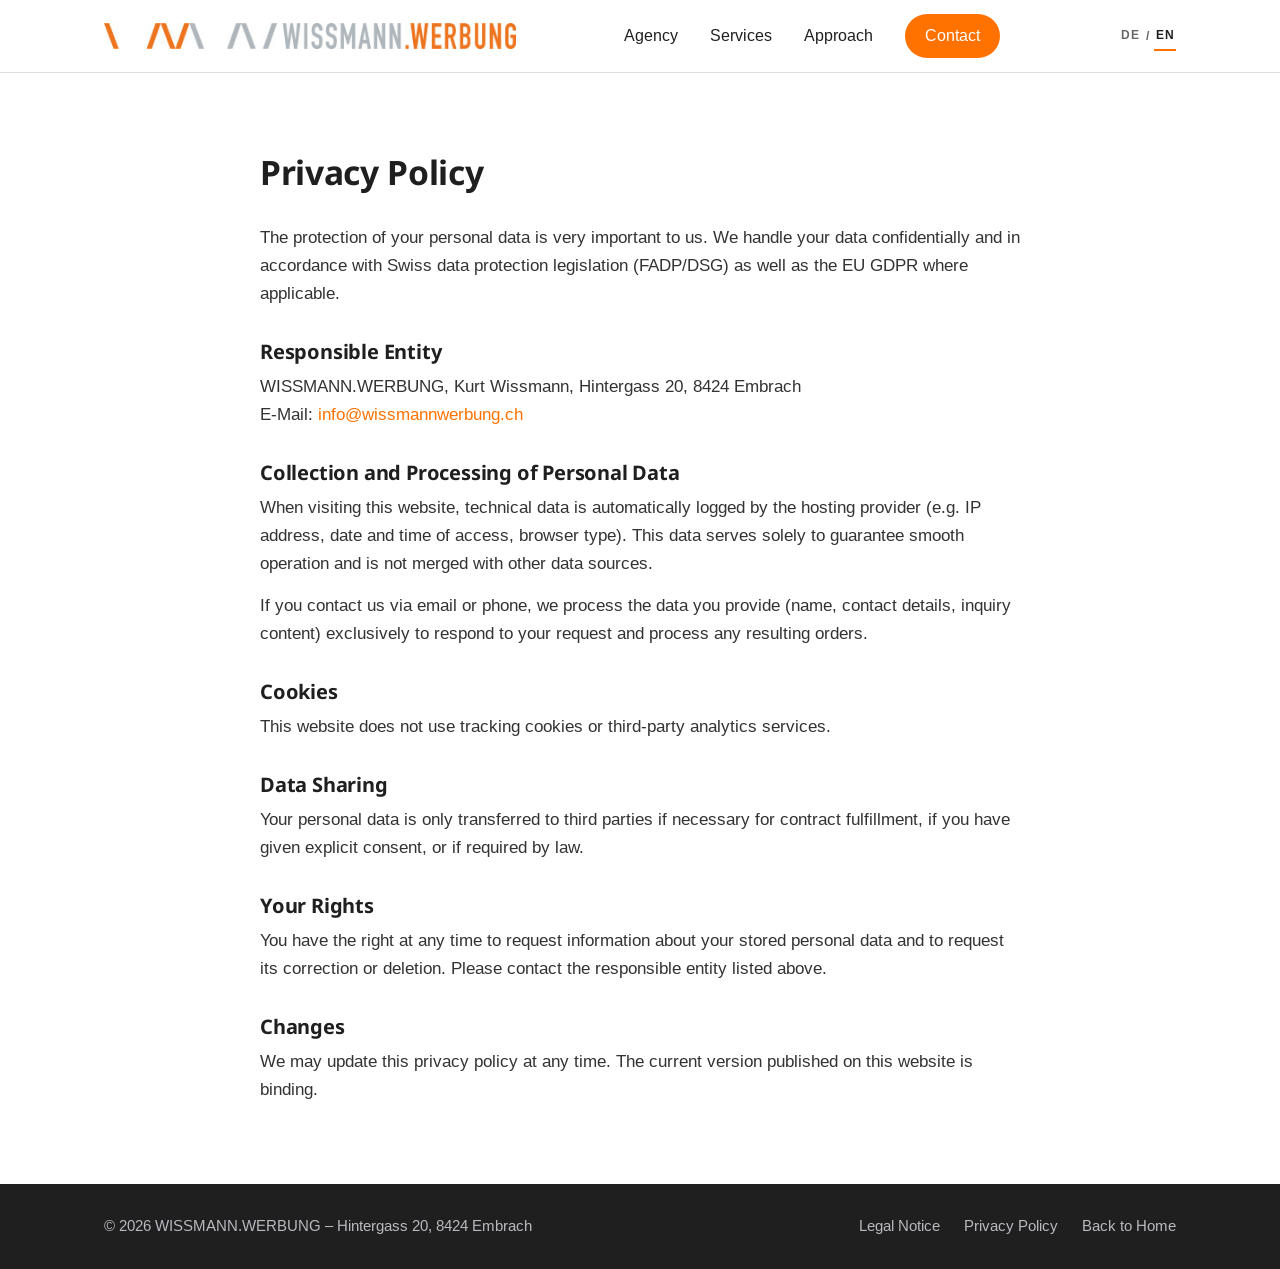
<file: datenschutz.html>
<!DOCTYPE html>
<html lang="de">
<head>
  <meta charset="UTF-8">
  <meta name="viewport" content="width=device-width, initial-scale=1.0">
  <title>Datenschutz – WISSMANN.WERBUNG</title>
  <meta name="robots" content="noindex, follow">
  <link rel="canonical" href="https://wissmannwerbung.ch/datenschutz.html">
  <link rel="preconnect" href="https://fonts.googleapis.com">
  <link rel="preconnect" href="https://fonts.gstatic.com" crossorigin>
  <link href="https://fonts.googleapis.com/css2?family=Arimo:ital,wght@0,400;0,500;0,600;0,700;1,400&family=Droid+Sans:wght@400;700&display=swap" rel="stylesheet">
  <link rel="stylesheet" href="css/style.css">
  <link rel="icon" type="image/svg+xml" href="img/favicon.svg">
</head>
<body data-page="datenschutz">

  <header class="site-header">
    <div class="container header-inner">
      <a href="index.html" class="logo">
        <img src="img/logo.jpg" alt="WISSMANN.WERBUNG" width="460" height="29">
      </a>
      <nav class="main-nav" id="mainNav">
        <a href="index.html#agentur">Agentur</a>
        <a href="index.html#leistungen">Leistungen</a>
        <a href="index.html#arbeitsweise">Arbeitsweise</a>
        <a href="index.html#kontakt" class="nav-cta">Kontakt</a>
      </nav>
      <div class="lang-switcher" aria-label="Sprache / Language">
        <button type="button" class="lang-btn" data-lang="de" aria-label="Deutsch">DE</button>
        <span aria-hidden="true">/</span>
        <button type="button" class="lang-btn" data-lang="en" aria-label="English">EN</button>
      </div>
      <button class="nav-toggle" id="navToggle" aria-label="Menü öffnen" aria-expanded="false">
        <span></span><span></span><span></span>
      </button>
    </div>
  </header>

  <main class="container page-content">
    <h1>Datenschutzerklärung</h1>

    <p>
      Der Schutz Ihrer persönlichen Daten ist uns ein wichtiges Anliegen. Wir behandeln
      Ihre Daten vertraulich und entsprechend den gesetzlichen Datenschutzvorschriften
      der Schweiz (DSG) sowie – soweit anwendbar – der europäischen
      Datenschutz-Grundverordnung (DSGVO).
    </p>

    <h2>Verantwortliche Stelle</h2>
    <p>
      WISSMANN.WERBUNG, Kurt Wissmann, Hintergass 20, 8424 Embrach<br>
      E-Mail: <a href="mailto:info@wissmannwerbung.ch">info@wissmannwerbung.ch</a>
    </p>

    <h2>Erhebung und Bearbeitung von Personendaten</h2>
    <p>
      Beim Besuch dieser Website werden durch den Hosting-Anbieter automatisch
      technische Daten erfasst (z.&nbsp;B. IP-Adresse, Datum und Uhrzeit des Zugriffs,
      Browsertyp). Diese Daten dienen ausschliesslich der Sicherstellung eines
      störungsfreien Betriebs und werden nicht mit anderen Datenquellen zusammengeführt.
    </p>
    <p>
      Wenn Sie uns per E-Mail oder Telefon kontaktieren, bearbeiten wir die von Ihnen
      mitgeteilten Daten (Name, Kontaktangaben, Inhalt der Anfrage) ausschliesslich zur
      Beantwortung Ihres Anliegens und zur Abwicklung allfälliger Aufträge.
    </p>

    <h2>Cookies</h2>
    <p>
      Diese Website verwendet keine Tracking-Cookies und keine Analysedienste von
      Drittanbietern.
    </p>

    <h2>Weitergabe von Daten</h2>
    <p>
      Eine Weitergabe Ihrer Personendaten an Dritte erfolgt nur, wenn dies zur
      Vertragsabwicklung notwendig ist, Sie eingewilligt haben oder wir gesetzlich dazu
      verpflichtet sind.
    </p>

    <h2>Ihre Rechte</h2>
    <p>
      Sie haben jederzeit das Recht auf Auskunft über Ihre gespeicherten Personendaten
      sowie auf deren Berichtigung oder Löschung. Wenden Sie sich dazu an die oben
      genannte verantwortliche Stelle.
    </p>

    <h2>Änderungen</h2>
    <p>
      Wir können diese Datenschutzerklärung jederzeit anpassen. Es gilt die jeweils
      aktuelle, auf dieser Website publizierte Fassung.
    </p>
  </main>

  <footer class="site-footer">
    <div class="container footer-inner">
      <p>© <span id="year">2026</span> WISSMANN.WERBUNG – Hintergass 20, 8424 Embrach</p>
      <nav class="footer-nav">
        <a href="impressum.html">Impressum</a>
        <a href="datenschutz.html">Datenschutz</a>
        <a href="index.html">Zur Startseite</a>
      </nav>
    </div>
  </footer>

  <script src="js/i18n.js"></script>
  <script src="js/main.js"></script>
</body>
</html>
</file>
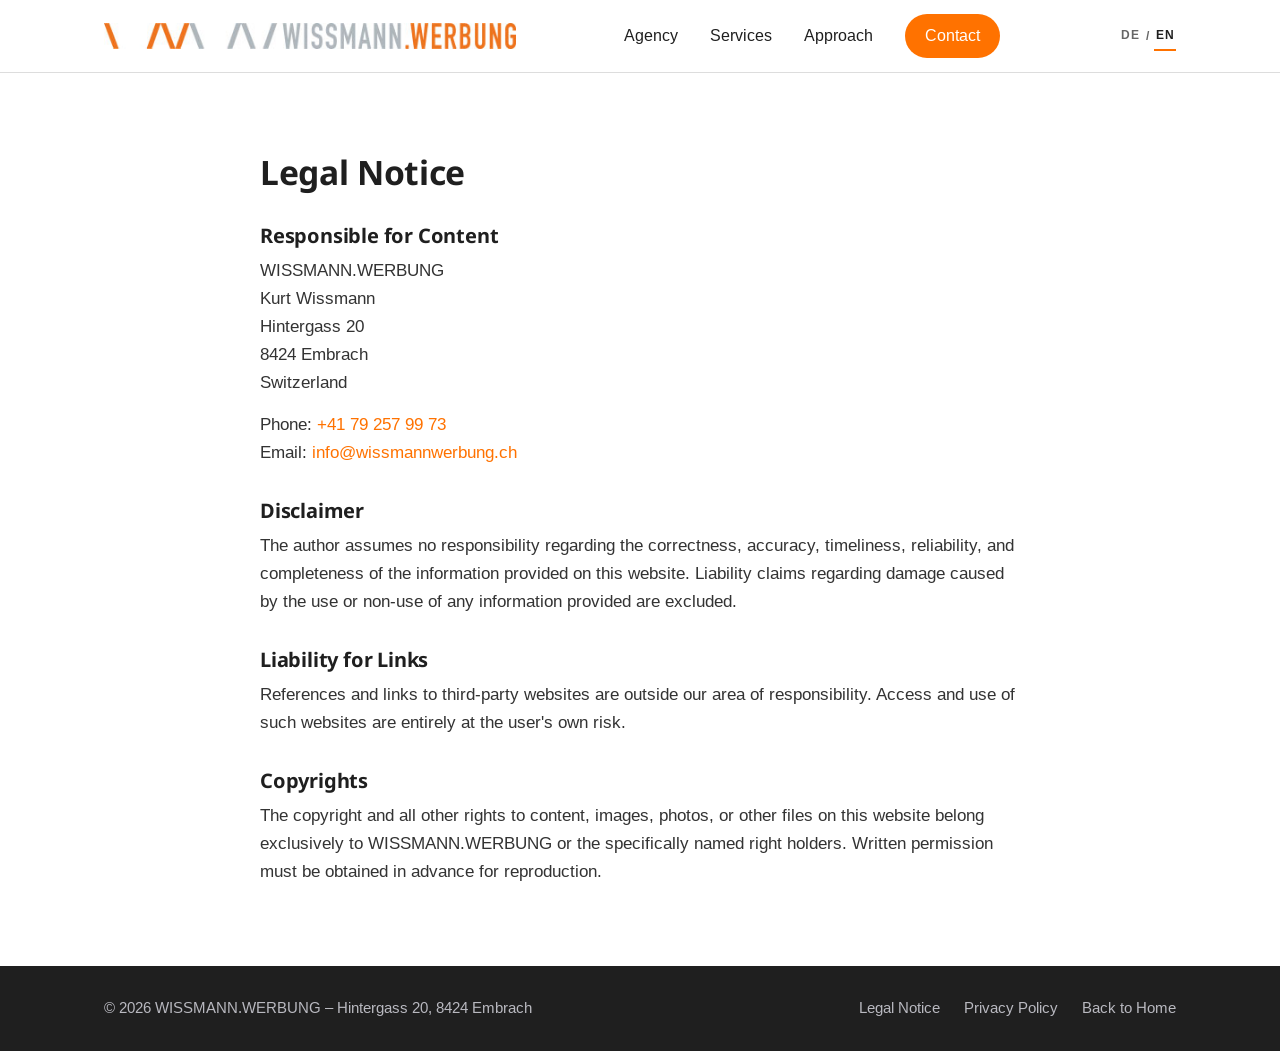
<file: impressum.html>
<!DOCTYPE html>
<html lang="de">
<head>
  <meta charset="UTF-8">
  <meta name="viewport" content="width=device-width, initial-scale=1.0">
  <title>Impressum – WISSMANN.WERBUNG</title>
  <meta name="robots" content="noindex, follow">
  <link rel="canonical" href="https://wissmannwerbung.ch/impressum.html">
  <link rel="preconnect" href="https://fonts.googleapis.com">
  <link rel="preconnect" href="https://fonts.gstatic.com" crossorigin>
  <link href="https://fonts.googleapis.com/css2?family=Arimo:ital,wght@0,400;0,500;0,600;0,700;1,400&family=Droid+Sans:wght@400;700&display=swap" rel="stylesheet">
  <link rel="stylesheet" href="css/style.css">
  <link rel="icon" type="image/svg+xml" href="img/favicon.svg">
</head>
<body data-page="impressum">

  <header class="site-header">
    <div class="container header-inner">
      <a href="index.html" class="logo">
        <img src="img/logo.jpg" alt="WISSMANN.WERBUNG" width="460" height="29">
      </a>
      <nav class="main-nav" id="mainNav">
        <a href="index.html#agentur">Agentur</a>
        <a href="index.html#leistungen">Leistungen</a>
        <a href="index.html#arbeitsweise">Arbeitsweise</a>
        <a href="index.html#kontakt" class="nav-cta">Kontakt</a>
      </nav>
      <div class="lang-switcher" aria-label="Sprache / Language">
        <button type="button" class="lang-btn" data-lang="de" aria-label="Deutsch">DE</button>
        <span aria-hidden="true">/</span>
        <button type="button" class="lang-btn" data-lang="en" aria-label="English">EN</button>
      </div>
      <button class="nav-toggle" id="navToggle" aria-label="Menü öffnen" aria-expanded="false">
        <span></span><span></span><span></span>
      </button>
    </div>
  </header>

  <main class="container page-content">
    <h1>Impressum</h1>

    <h2>Verantwortlich für den Inhalt</h2>
    <p>
      WISSMANN.WERBUNG<br>
      Kurt Wissmann<br>
      Hintergass 20<br>
      8424 Embrach<br>
      <span class="country">Schweiz</span>
    </p>
    <p>
      <span class="phone-label">Telefon:</span> <a href="tel:+41792579973">+41 79 257 99 73</a><br>
      <span class="email-label">E-Mail:</span> <a href="mailto:info@wissmannwerbung.ch">info@wissmannwerbung.ch</a>
    </p>

    <h2>Haftungsausschluss</h2>
    <p>
      Der Autor übernimmt keine Gewähr für die Richtigkeit, Genauigkeit, Aktualität,
      Zuverlässigkeit und Vollständigkeit der Informationen auf dieser Website.
      Haftungsansprüche wegen Schäden materieller oder immaterieller Art, die aus dem
      Zugriff oder der Nutzung bzw. Nichtnutzung der veröffentlichten Informationen
      entstanden sind, werden ausgeschlossen.
    </p>

    <h2>Haftung für Links</h2>
    <p>
      Verweise und Links auf Websites Dritter liegen ausserhalb unseres
      Verantwortungsbereichs. Der Zugriff und die Nutzung solcher Websites erfolgen
      auf eigene Gefahr der Nutzerin oder des Nutzers.
    </p>

    <h2>Urheberrechte</h2>
    <p>
      Die Urheber- und alle anderen Rechte an Inhalten, Bildern, Fotos oder anderen
      Dateien auf dieser Website gehören ausschliesslich WISSMANN.WERBUNG oder den
      speziell genannten Rechteinhabern. Für die Reproduktion jeglicher Elemente ist
      die schriftliche Zustimmung des Urheberrechtsträgers im Voraus einzuholen.
    </p>
  </main>

  <footer class="site-footer">
    <div class="container footer-inner">
      <p>© <span id="year">2026</span> WISSMANN.WERBUNG – Hintergass 20, 8424 Embrach</p>
      <nav class="footer-nav">
        <a href="impressum.html">Impressum</a>
        <a href="datenschutz.html">Datenschutz</a>
        <a href="index.html">Zur Startseite</a>
      </nav>
    </div>
  </footer>

  <script src="js/i18n.js"></script>
  <script src="js/main.js"></script>
</body>
</html>
</file>
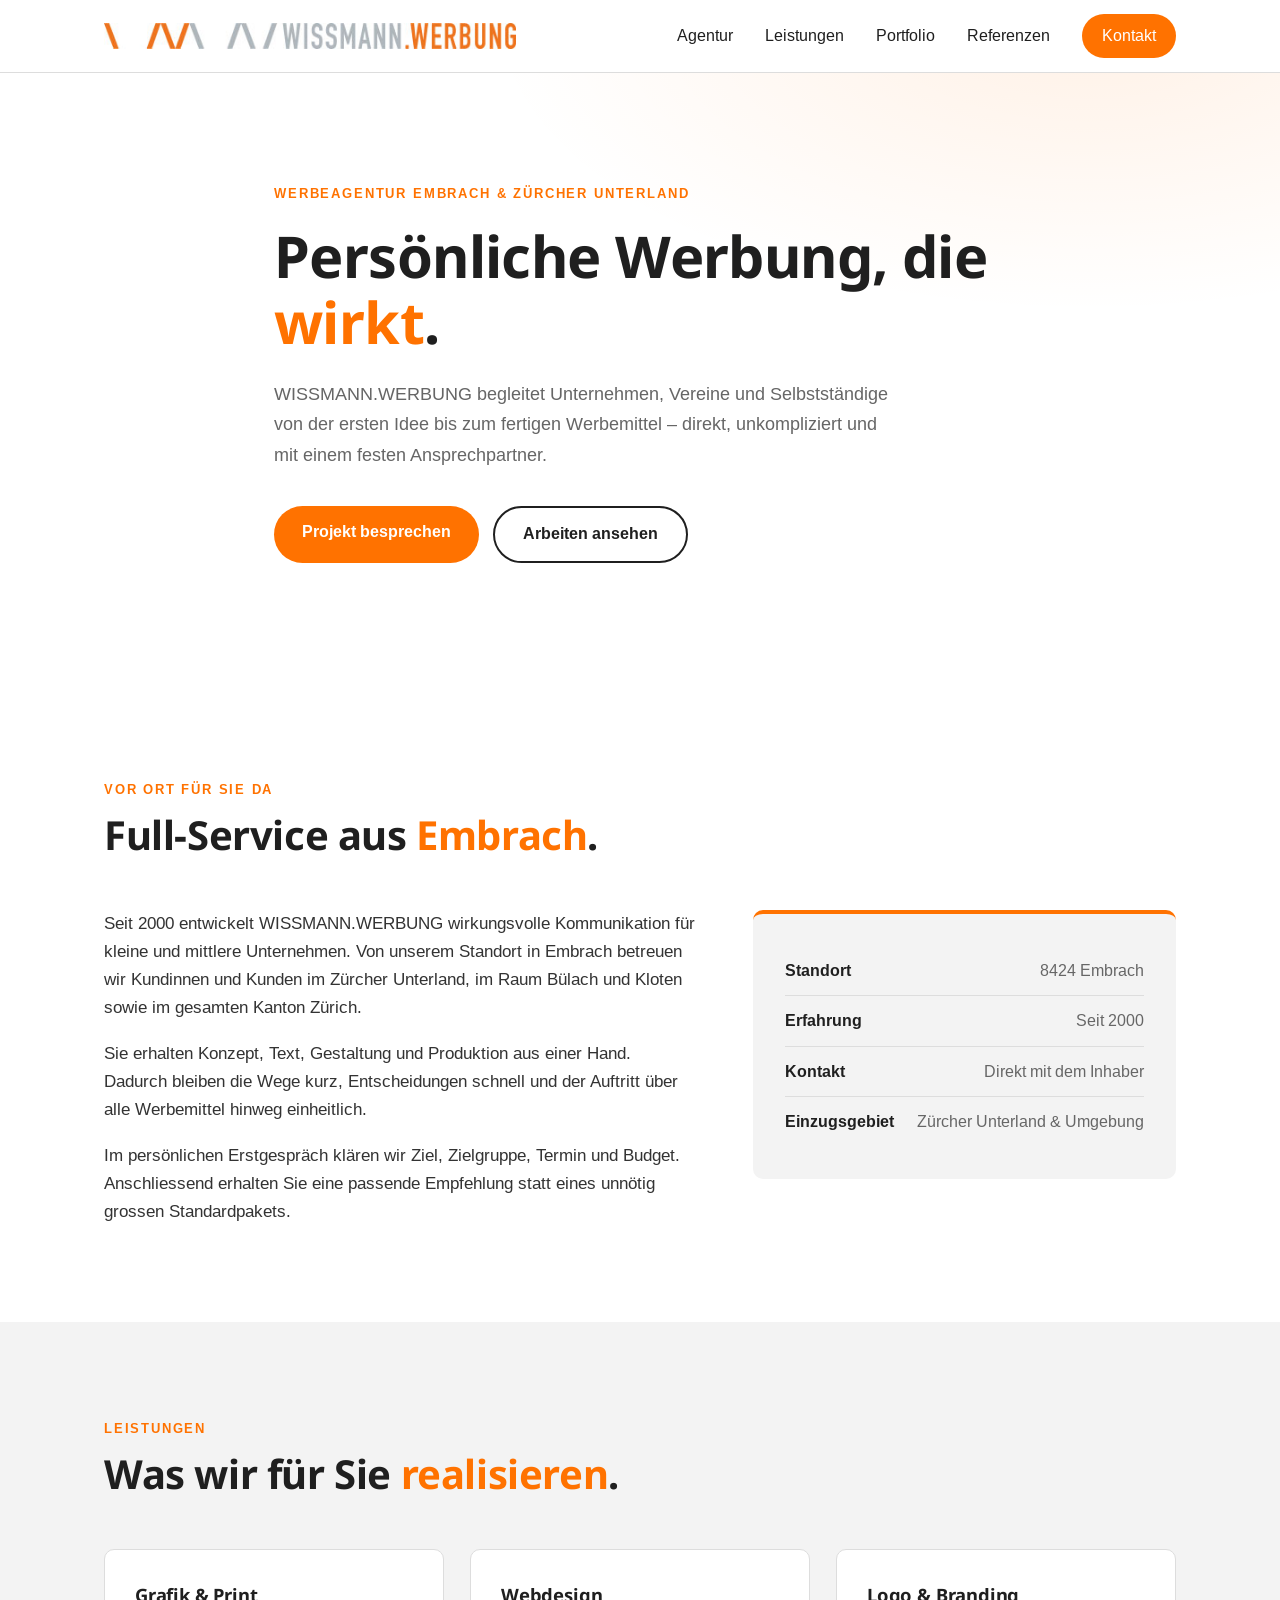
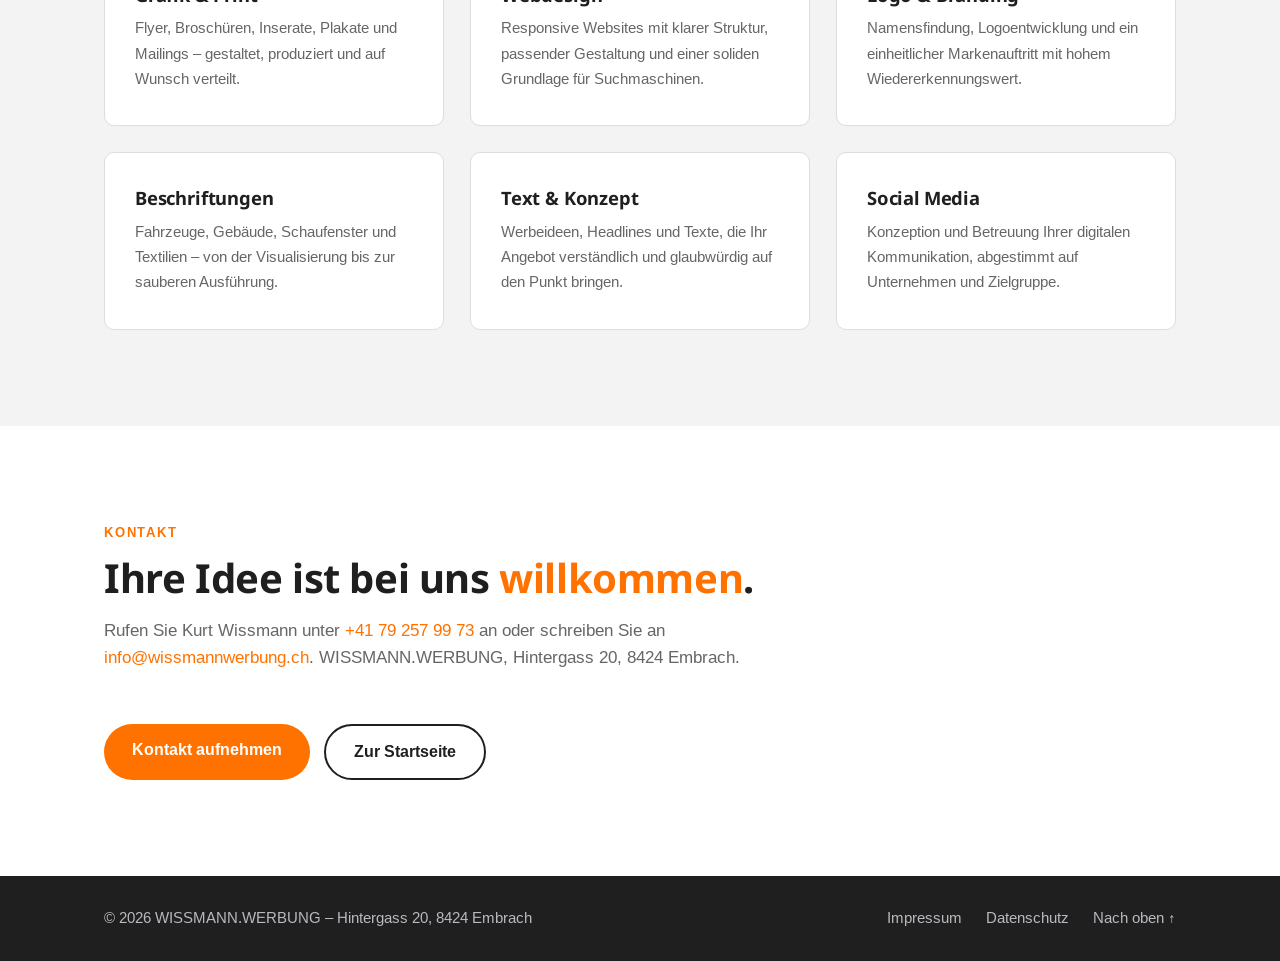
<file: werbeagentur-embrach.html>
<!DOCTYPE html>
<html lang="de-CH">
<head>
  <meta charset="UTF-8">
  <meta name="viewport" content="width=device-width, initial-scale=1.0">
  <title>Werbeagentur Embrach &amp; Zürcher Unterland | WISSMANN.WERBUNG</title>
  <meta name="description" content="Persönliche Werbeagentur in Embrach für Grafik, Print, Webdesign, Logoentwicklung und Beschriftungen. Beratung und Umsetzung aus einer Hand.">
  <meta name="robots" content="index, follow">
  <link rel="canonical" href="https://wissmannwerbung.ch/werbeagentur-embrach.html">
  <meta property="og:type" content="website">
  <meta property="og:locale" content="de_CH">
  <meta property="og:site_name" content="WISSMANN.WERBUNG">
  <meta property="og:title" content="Werbeagentur Embrach &amp; Zürcher Unterland | WISSMANN.WERBUNG">
  <meta property="og:description" content="Grafik, Print, Webdesign, Logos und Beschriftungen – persönlich betreut und komplett umgesetzt.">
  <meta property="og:url" content="https://wissmannwerbung.ch/werbeagentur-embrach.html">
  <meta property="og:image" content="https://wissmannwerbung.ch/img/logo.jpg">
  <script type="application/ld+json">
  {
    "@context": "https://schema.org",
    "@type": "Service",
    "name": "Full-Service Werbung in Embrach",
    "serviceType": "Werbung, Grafikdesign, Webdesign und Beschriftungen",
    "provider": {"@id": "https://wissmannwerbung.ch/#unternehmen"},
    "areaServed": ["Embrach", "Zürcher Unterland", "Kanton Zürich"],
    "url": "https://wissmannwerbung.ch/werbeagentur-embrach.html"
  }
  </script>
  <link rel="preconnect" href="https://fonts.googleapis.com">
  <link rel="preconnect" href="https://fonts.gstatic.com" crossorigin>
  <link href="https://fonts.googleapis.com/css2?family=Arimo:wght@400;500;600;700&amp;family=Droid+Sans:wght@400;700&amp;display=swap" rel="stylesheet">
  <link rel="stylesheet" href="css/style.css">
  <link rel="icon" type="image/svg+xml" href="img/favicon.svg">
</head>
<body>
  <header class="site-header" id="top">
    <div class="container header-inner">
      <a href="index.html" class="logo"><img src="img/logo.jpg" alt="WISSMANN.WERBUNG" width="460" height="29"></a>
      <nav class="main-nav" id="mainNav">
        <a href="index.html#agentur">Agentur</a>
        <a href="index.html#leistungen">Leistungen</a>
        <a href="index.html#portfolio">Portfolio</a>
        <a href="index.html#kunden">Referenzen</a>
        <a href="index.html#kontakt" class="nav-cta">Kontakt</a>
      </nav>
      <button class="nav-toggle" id="navToggle" aria-label="Menü öffnen" aria-expanded="false"><span></span><span></span><span></span></button>
    </div>
  </header>

  <main>
    <section class="hero">
      <div class="container hero-inner">
        <p class="hero-kicker">Werbeagentur Embrach &amp; Zürcher Unterland</p>
        <h1>Persönliche Werbung, die <span class="accent">wirkt</span>.</h1>
        <p class="hero-lead">WISSMANN.WERBUNG begleitet Unternehmen, Vereine und Selbstständige von der ersten Idee bis zum fertigen Werbemittel – direkt, unkompliziert und mit einem festen Ansprechpartner.</p>
        <div class="hero-actions">
          <a href="index.html#kontakt" class="btn btn-primary">Projekt besprechen</a>
          <a href="index.html#portfolio" class="btn btn-outline">Arbeiten ansehen</a>
        </div>
      </div>
    </section>

    <section class="section">
      <div class="container">
        <div class="section-head">
          <p class="section-kicker">Vor Ort für Sie da</p>
          <h2>Full-Service aus <span class="accent">Embrach</span>.</h2>
        </div>
        <div class="two-col">
          <div>
            <p>Seit 2000 entwickelt WISSMANN.WERBUNG wirkungsvolle Kommunikation für kleine und mittlere Unternehmen. Von unserem Standort in Embrach betreuen wir Kundinnen und Kunden im Zürcher Unterland, im Raum Bülach und Kloten sowie im gesamten Kanton Zürich.</p>
            <p>Sie erhalten Konzept, Text, Gestaltung und Produktion aus einer Hand. Dadurch bleiben die Wege kurz, Entscheidungen schnell und der Auftritt über alle Werbemittel hinweg einheitlich.</p>
            <p>Im persönlichen Erstgespräch klären wir Ziel, Zielgruppe, Termin und Budget. Anschliessend erhalten Sie eine passende Empfehlung statt eines unnötig grossen Standardpakets.</p>
          </div>
          <div class="fact-card">
            <ul class="fact-list">
              <li><strong>Standort</strong><span>8424 Embrach</span></li>
              <li><strong>Erfahrung</strong><span>Seit 2000</span></li>
              <li><strong>Kontakt</strong><span>Direkt mit dem Inhaber</span></li>
              <li><strong>Einzugsgebiet</strong><span>Zürcher Unterland &amp; Umgebung</span></li>
            </ul>
          </div>
        </div>
      </div>
    </section>

    <section class="section section-alt">
      <div class="container">
        <div class="section-head">
          <p class="section-kicker">Leistungen</p>
          <h2>Was wir für Sie <span class="accent">realisieren</span>.</h2>
        </div>
        <div class="cards">
          <article class="card"><h3>Grafik &amp; Print</h3><p>Flyer, Broschüren, Inserate, Plakate und Mailings – gestaltet, produziert und auf Wunsch verteilt.</p></article>
          <article class="card"><h3>Webdesign</h3><p>Responsive Websites mit klarer Struktur, passender Gestaltung und einer soliden Grundlage für Suchmaschinen.</p></article>
          <article class="card"><h3>Logo &amp; Branding</h3><p>Namensfindung, Logoentwicklung und ein einheitlicher Markenauftritt mit hohem Wiedererkennungswert.</p></article>
          <article class="card"><h3>Beschriftungen</h3><p>Fahrzeuge, Gebäude, Schaufenster und Textilien – von der Visualisierung bis zur sauberen Ausführung.</p></article>
          <article class="card"><h3>Text &amp; Konzept</h3><p>Werbeideen, Headlines und Texte, die Ihr Angebot verständlich und glaubwürdig auf den Punkt bringen.</p></article>
          <article class="card"><h3>Social Media</h3><p>Konzeption und Betreuung Ihrer digitalen Kommunikation, abgestimmt auf Unternehmen und Zielgruppe.</p></article>
        </div>
      </div>
    </section>

    <section class="section">
      <div class="container">
        <div class="section-head">
          <p class="section-kicker">Kontakt</p>
          <h2>Ihre Idee ist bei uns <span class="accent">willkommen</span>.</h2>
          <p class="section-intro">Rufen Sie Kurt Wissmann unter <a href="tel:+41792579973">+41 79 257 99 73</a> an oder schreiben Sie an <a href="mailto:info@wissmannwerbung.ch">info@wissmannwerbung.ch</a>. WISSMANN.WERBUNG, Hintergass 20, 8424 Embrach.</p>
        </div>
        <div class="hero-actions"><a href="index.html#kontakt" class="btn btn-primary">Kontakt aufnehmen</a><a href="index.html" class="btn btn-outline">Zur Startseite</a></div>
      </div>
    </section>
  </main>

  <footer class="site-footer">
    <div class="container footer-inner">
      <p>© <span id="year">2026</span> WISSMANN.WERBUNG – Hintergass 20, 8424 Embrach</p>
      <nav class="footer-nav"><a href="impressum.html">Impressum</a><a href="datenschutz.html">Datenschutz</a><a href="#top">Nach oben ↑</a></nav>
    </div>
  </footer>
  <script src="js/main.js"></script>
</body>
</html>
</file>
<file: css/style.css>
/* =========================================================
   WISSMANN.WERBUNG – Stylesheet
   Schweizer Typografie: klar, reduziert, kräftiger Akzent
   ========================================================= */

:root {
  --color-ink: #1f1f1f;
  --color-body: #333333;
  --color-muted: #666666;
  --color-accent: #ff7200;      /* Marken-Orange (Signalfarbe) */
  --color-accent-dark: #e56600; /* dunklere Orange-Variante für Hover */
  --color-bg: #ffffff;
  --color-bg-alt: #f3f3f3;
  --color-line: #dddddd;
  --font-stack: "Arimo", Helvetica, Arial, "Lucida Grande", sans-serif;
  --font-heading: "Droid Sans", "Arimo", Helvetica, Arial, sans-serif;
  --container: 1120px;
  --radius: 10px;
}

* { margin: 0; padding: 0; box-sizing: border-box; }

html { scroll-behavior: smooth; }

body {
  font-family: var(--font-stack);
  color: var(--color-body);
  background: var(--color-bg);
  line-height: 1.65;
  font-size: 17px;
  -webkit-font-smoothing: antialiased;
}

.container {
  max-width: var(--container);
  margin: 0 auto;
  padding: 0 24px;
}

h1, h2, h3 {
  font-family: var(--font-heading);
  color: var(--color-ink);
  line-height: 1.15;
  letter-spacing: -0.01em;
}

.accent { color: var(--color-accent); }

a { color: var(--color-accent); text-decoration: none; }
a:hover { color: var(--color-accent-dark); }

/* ===== Header ===== */
.site-header {
  position: sticky;
  top: 0;
  z-index: 100;
  background: rgba(255, 255, 255, 0.94);
  backdrop-filter: blur(8px);
  border-bottom: 1px solid var(--color-line);
}

.header-inner {
  display: flex;
  align-items: center;
  justify-content: space-between;
  height: 72px;
}

.logo {
  display: flex;
  align-items: center;
}
.logo img {
  height: 26px;
  width: auto;
  max-width: 70vw;
  display: block;
}

.main-nav {
  display: flex;
  align-items: center;
  gap: 32px;
}

.main-nav a {
  color: var(--color-ink);
  font-weight: 500;
  font-size: 0.98rem;
}
.main-nav a:hover { color: var(--color-accent); }

.nav-cta {
  background: var(--color-accent);
  color: #fff !important;
  padding: 9px 20px;
  border-radius: 999px;
  transition: background 0.2s;
}
.nav-cta:hover { background: var(--color-accent-dark); }

.nav-toggle {
  display: none;
  flex-direction: column;
  gap: 5px;
  background: none;
  border: 0;
  cursor: pointer;
  padding: 8px;
}

.lang-switcher {
  display: flex;
  align-items: center;
  gap: 0.3rem;
  margin-left: 0.75rem;
  color: var(--color-muted);
  font-size: 0.75rem;
  font-weight: 700;
  letter-spacing: 0.06em;
}

.lang-btn {
  padding: 0.25rem 0.1rem;
  border: 0;
  border-bottom: 2px solid transparent;
  background: none;
  color: inherit;
  font: inherit;
  letter-spacing: inherit;
  cursor: pointer;
}

.lang-btn:hover,
.lang-btn:focus-visible,
.lang-btn.is-active {
  border-bottom-color: var(--color-accent);
  color: var(--color-ink);
}
.nav-toggle span {
  display: block;
  width: 24px;
  height: 2px;
  background: var(--color-ink);
  transition: transform 0.25s, opacity 0.25s;
}

/* ===== Hero ===== */
.hero {
  position: relative;
  padding: 110px 0 120px;
  background:
    radial-gradient(1000px 500px at 85% -10%, rgba(255, 114, 0, 0.10), transparent 60%),
    var(--color-bg);
  overflow: hidden;
}

.hero-inner { max-width: 780px; }

.hero-kicker {
  text-transform: uppercase;
  letter-spacing: 0.14em;
  font-size: 0.82rem;
  font-weight: 700;
  color: var(--color-accent);
  margin-bottom: 18px;
}

.hero h1 {
  font-size: clamp(2.2rem, 5vw, 3.6rem);
  font-weight: 700;
  margin-bottom: 24px;
}

.hero-lead {
  font-size: 1.15rem;
  color: var(--color-muted);
  max-width: 620px;
  margin-bottom: 36px;
}

.hero-actions { display: flex; gap: 14px; flex-wrap: wrap; }

/* ===== Buttons ===== */
.btn {
  display: inline-block;
  padding: 13px 28px;
  border-radius: 999px;
  font-weight: 600;
  font-size: 1rem;
  transition: background 0.2s, color 0.2s, border-color 0.2s;
}

.btn-primary {
  background: var(--color-accent);
  color: #fff;
}
.btn-primary:hover { background: var(--color-accent-dark); color: #fff; }

.btn-outline {
  border: 2px solid var(--color-ink);
  color: var(--color-ink);
}
.btn-outline:hover {
  border-color: var(--color-accent);
  color: var(--color-accent);
}

.btn-light {
  background: #fff;
  color: var(--color-accent);
}
.btn-light:hover { background: #f3f3f3; color: var(--color-accent-dark); }

/* ===== Sections ===== */
.section { padding: 96px 0; }
.section-alt { background: var(--color-bg-alt); }

.section-head { margin-bottom: 52px; max-width: 720px; }

.section-kicker {
  text-transform: uppercase;
  letter-spacing: 0.14em;
  font-size: 0.8rem;
  font-weight: 700;
  color: var(--color-accent);
  margin-bottom: 12px;
}

.section-head h2 {
  font-size: clamp(1.7rem, 3.4vw, 2.5rem);
  font-weight: 700;
}

/* ===== Agentur ===== */
.two-col {
  display: grid;
  grid-template-columns: 1.4fr 1fr;
  gap: 56px;
  align-items: start;
}

.two-col p + p { margin-top: 18px; }

.fact-card {
  background: var(--color-bg-alt);
  border-radius: var(--radius);
  padding: 32px;
  border-top: 4px solid var(--color-accent);
}

.fact-list { list-style: none; }
.fact-list li {
  display: flex;
  justify-content: space-between;
  gap: 16px;
  padding: 12px 0;
  border-bottom: 1px solid var(--color-line);
  font-size: 0.97rem;
}
.fact-list li:last-child { border-bottom: 0; }
.fact-list strong { color: var(--color-ink); font-weight: 600; }
.fact-list span { text-align: right; color: var(--color-muted); }

/* ===== Leistungen ===== */
.cards {
  display: grid;
  grid-template-columns: repeat(3, 1fr);
  gap: 26px;
}

.card {
  background: #fff;
  border-radius: var(--radius);
  padding: 34px 30px;
  border: 1px solid var(--color-line);
  transition: transform 0.2s, box-shadow 0.2s;
}
.card:hover {
  transform: translateY(-4px);
  box-shadow: 0 14px 34px rgba(0, 0, 0, 0.08);
}

.card-icon {
  width: 52px;
  height: 52px;
  border-radius: 12px;
  background: rgba(255, 114, 0, 0.12);
  color: var(--color-accent);
  display: flex;
  align-items: center;
  justify-content: center;
  margin-bottom: 20px;
}
.card-icon svg { width: 28px; height: 28px; }

.card h3 { font-size: 1.15rem; margin-bottom: 10px; }
.card p { font-size: 0.96rem; color: var(--color-muted); }

/* ===== Arbeitsweise ===== */
.steps {
  list-style: none;
  display: grid;
  grid-template-columns: repeat(4, 1fr);
  gap: 26px;
  counter-reset: step;
}

.step {
  position: relative;
  padding: 28px 24px;
  background: var(--color-bg-alt);
  border-radius: var(--radius);
}

.step-num {
  display: inline-flex;
  align-items: center;
  justify-content: center;
  width: 40px;
  height: 40px;
  border-radius: 50%;
  background: var(--color-accent);
  color: #fff;
  font-weight: 700;
  margin-bottom: 16px;
}

.step h3 { font-size: 1.08rem; margin-bottom: 8px; }
.step p { font-size: 0.94rem; color: var(--color-muted); }

/* ===== CTA-Banner ===== */
.cta-banner {
  background: linear-gradient(120deg, var(--color-accent), #ff8f33 55%, #e56600);
  color: #fff;
  padding: 76px 0;
}

.cta-inner { text-align: center; max-width: 640px; }
.cta-inner h2 { color: #fff; font-size: clamp(1.6rem, 3vw, 2.3rem); margin-bottom: 12px; }
.cta-inner p { opacity: 0.9; margin-bottom: 30px; }

/* ===== Kontakt ===== */
.contact-grid {
  display: grid;
  grid-template-columns: repeat(3, 1fr);
  gap: 26px;
}

.contact-block {
  background: var(--color-bg-alt);
  border-radius: var(--radius);
  padding: 32px 30px;
}

.contact-block h3 {
  font-size: 0.85rem;
  text-transform: uppercase;
  letter-spacing: 0.1em;
  color: var(--color-accent);
  margin-bottom: 8px;
}
.contact-block h3 + p { margin-bottom: 18px; }
.contact-block p:last-child { margin-bottom: 0; }
.contact-note { font-size: 0.88rem; color: var(--color-muted); }

.section-intro {
  margin-top: 16px;
  font-size: 1.05rem;
  color: var(--color-muted);
}

/* ===== Portfolio / Impressionen ===== */
.pf-filters {
  display: flex;
  flex-wrap: wrap;
  gap: 10px;
  margin-bottom: 8px;
}
.pf-filter {
  font-family: inherit;
  font-size: 0.92rem;
  font-weight: 500;
  color: var(--color-ink);
  background: #fff;
  border: 1px solid var(--color-line);
  border-radius: 999px;
  padding: 9px 18px;
  cursor: pointer;
  transition: background 0.18s, color 0.18s, border-color 0.18s;
}
.pf-filter:hover { border-color: var(--color-accent); color: var(--color-accent); }
.pf-filter.is-active {
  background: var(--color-accent);
  border-color: var(--color-accent);
  color: #fff;
}

.pf-hint {
  margin-top: 8px;
  color: var(--color-muted);
  font-size: 0.97rem;
}
.pf-hint[hidden] { display: none; }

.pf-group { margin-top: 40px; }
.pf-group[hidden] { display: none; }

.pf-group-head { margin-bottom: 22px; max-width: 720px; }
.pf-group-head h3 {
  font-size: 1.4rem;
  position: relative;
  padding-left: 16px;
}
.pf-group-head h3::before {
  content: "";
  position: absolute;
  left: 0;
  top: 0.15em;
  bottom: 0.15em;
  width: 4px;
  border-radius: 2px;
  background: var(--color-accent);
}
.pf-group-head p {
  margin-top: 8px;
  font-size: 0.97rem;
  color: var(--color-muted);
}

.pf-grid {
  display: grid;
  grid-template-columns: repeat(3, 1fr);
  gap: 22px;
}

.pf-item {
  margin: 0;
  background: #fff;
  border: 1px solid var(--color-line);
  border-radius: var(--radius);
  overflow: hidden;
  cursor: zoom-in;
  transition: transform 0.2s, box-shadow 0.2s;
}
.pf-item:hover {
  transform: translateY(-4px);
  box-shadow: 0 14px 34px rgba(0, 0, 0, 0.10);
}
.pf-item img {
  display: block;
  width: 100%;
  height: auto;
  aspect-ratio: 3 / 2;
  object-fit: cover;
  background: var(--color-bg-alt);
}
.pf-item figcaption {
  padding: 12px 16px;
  font-size: 0.9rem;
  color: var(--color-ink);
  font-weight: 500;
}

/* ===== Referenzen / Kunden ===== */
.client-grid {
  list-style: none;
  display: grid;
  grid-template-columns: repeat(3, 1fr);
  gap: 1px;
  background: var(--color-line);
  border: 1px solid var(--color-line);
  border-radius: var(--radius);
  overflow: hidden;
}
.client-grid li {
  background: #fff;
  padding: 18px 22px;
  font-size: 0.97rem;
  color: var(--color-muted);
  display: flex;
  align-items: center;
}
.client-grid li a {
  color: var(--color-ink);
  font-weight: 500;
}
.client-grid li a:hover { color: var(--color-accent); }

/* ===== Team ===== */
.team-grid {
  display: grid;
  grid-template-columns: repeat(4, 1fr);
  gap: 26px;
}
.team-card {
  background: #fff;
  border: 1px solid var(--color-line);
  border-radius: var(--radius);
  padding: 30px 26px;
  border-top: 4px solid var(--color-accent);
}
.team-card-partner { border-top-color: var(--color-ink); }
.team-card h3 { font-size: 1.15rem; margin-bottom: 4px; }
.team-role {
  font-size: 0.82rem;
  text-transform: uppercase;
  letter-spacing: 0.08em;
  font-weight: 700;
  color: var(--color-accent);
  margin-bottom: 12px;
}
.team-card-partner .team-role { color: var(--color-ink); }
.team-card p:last-child { font-size: 0.94rem; color: var(--color-muted); }

/* ===== Lightbox ===== */
.lightbox {
  position: fixed;
  inset: 0;
  z-index: 200;
  display: none;
  align-items: center;
  justify-content: center;
  padding: 24px;
  background: rgba(20, 20, 20, 0.9);
}
.lightbox.open { display: flex; }
.lightbox figure {
  margin: 0;
  max-width: 1000px;
  width: 100%;
  text-align: center;
}
.lightbox img {
  max-width: 100%;
  max-height: 82vh;
  border-radius: var(--radius);
  box-shadow: 0 20px 60px rgba(0, 0, 0, 0.5);
}
.lightbox figcaption {
  color: #fff;
  margin-top: 14px;
  font-size: 0.95rem;
}
.lightbox-close {
  position: absolute;
  top: 18px;
  right: 22px;
  width: 44px;
  height: 44px;
  border: 0;
  border-radius: 50%;
  background: rgba(255, 255, 255, 0.12);
  color: #fff;
  font-size: 1.6rem;
  line-height: 1;
  cursor: pointer;
  transition: background 0.2s;
}
.lightbox-close:hover { background: var(--color-accent); }

/* ===== Footer ===== */
.site-footer {
  background: var(--color-ink);
  color: #b9b9c0;
  padding: 30px 0;
  font-size: 0.92rem;
}

.footer-inner {
  display: flex;
  justify-content: space-between;
  align-items: center;
  gap: 20px;
  flex-wrap: wrap;
}

.footer-nav { display: flex; gap: 24px; }
.footer-nav a { color: #b9b9c0; }
.footer-nav a:hover { color: #fff; }

/* ===== Unterseiten (Impressum / Datenschutz) ===== */
.page-content { padding: 80px 0; max-width: 760px; }
.page-content h1 { font-size: 2.1rem; font-weight: 700; margin-bottom: 32px; }
.page-content h2 { font-size: 1.25rem; margin: 32px 0 10px; }
.page-content p + p { margin-top: 14px; }

/* ===== Responsive ===== */
@media (max-width: 920px) {
  .cards { grid-template-columns: repeat(2, 1fr); }
  .steps { grid-template-columns: repeat(2, 1fr); }
  .contact-grid { grid-template-columns: 1fr; }
  .two-col { grid-template-columns: 1fr; gap: 36px; }
  .pf-grid { grid-template-columns: repeat(2, 1fr); }
  .client-grid { grid-template-columns: repeat(2, 1fr); }
  .team-grid { grid-template-columns: repeat(2, 1fr); }
}

@media (max-width: 820px) {
  .nav-toggle { display: flex; }

  .main-nav {
    position: absolute;
    top: 72px;
    left: 0;
    right: 0;
    flex-direction: column;
    align-items: stretch;
    gap: 0;
    background: #fff;
    border-bottom: 1px solid var(--color-line);
    display: none;
  }
  .main-nav.open { display: flex; }
  .main-nav a {
    padding: 16px 24px;
    border-top: 1px solid var(--color-line);
  }
  .nav-cta { border-radius: 0; text-align: center; }
  .lang-switcher { margin-left: auto; margin-right: 0.5rem; }
}

@media (max-width: 640px) {
  .section { padding: 64px 0; }
  .hero { padding: 72px 0 84px; }
  .cards, .steps { grid-template-columns: 1fr; }
  .pf-grid { grid-template-columns: repeat(2, 1fr); gap: 14px; }
  .pf-item figcaption { padding: 10px 12px; font-size: 0.85rem; }
  .client-grid { grid-template-columns: 1fr; }
  .team-grid { grid-template-columns: 1fr; }

  .nav-toggle { display: flex; }

  .main-nav {
    position: absolute;
    top: 72px;
    left: 0;
    right: 0;
    flex-direction: column;
    align-items: stretch;
    gap: 0;
    background: #fff;
    border-bottom: 1px solid var(--color-line);
    display: none;
  }
  .main-nav.open { display: flex; }
  .main-nav a {
    padding: 16px 24px;
    border-top: 1px solid var(--color-line);
  }
  .nav-cta { border-radius: 0; text-align: center; }
}
</file>
